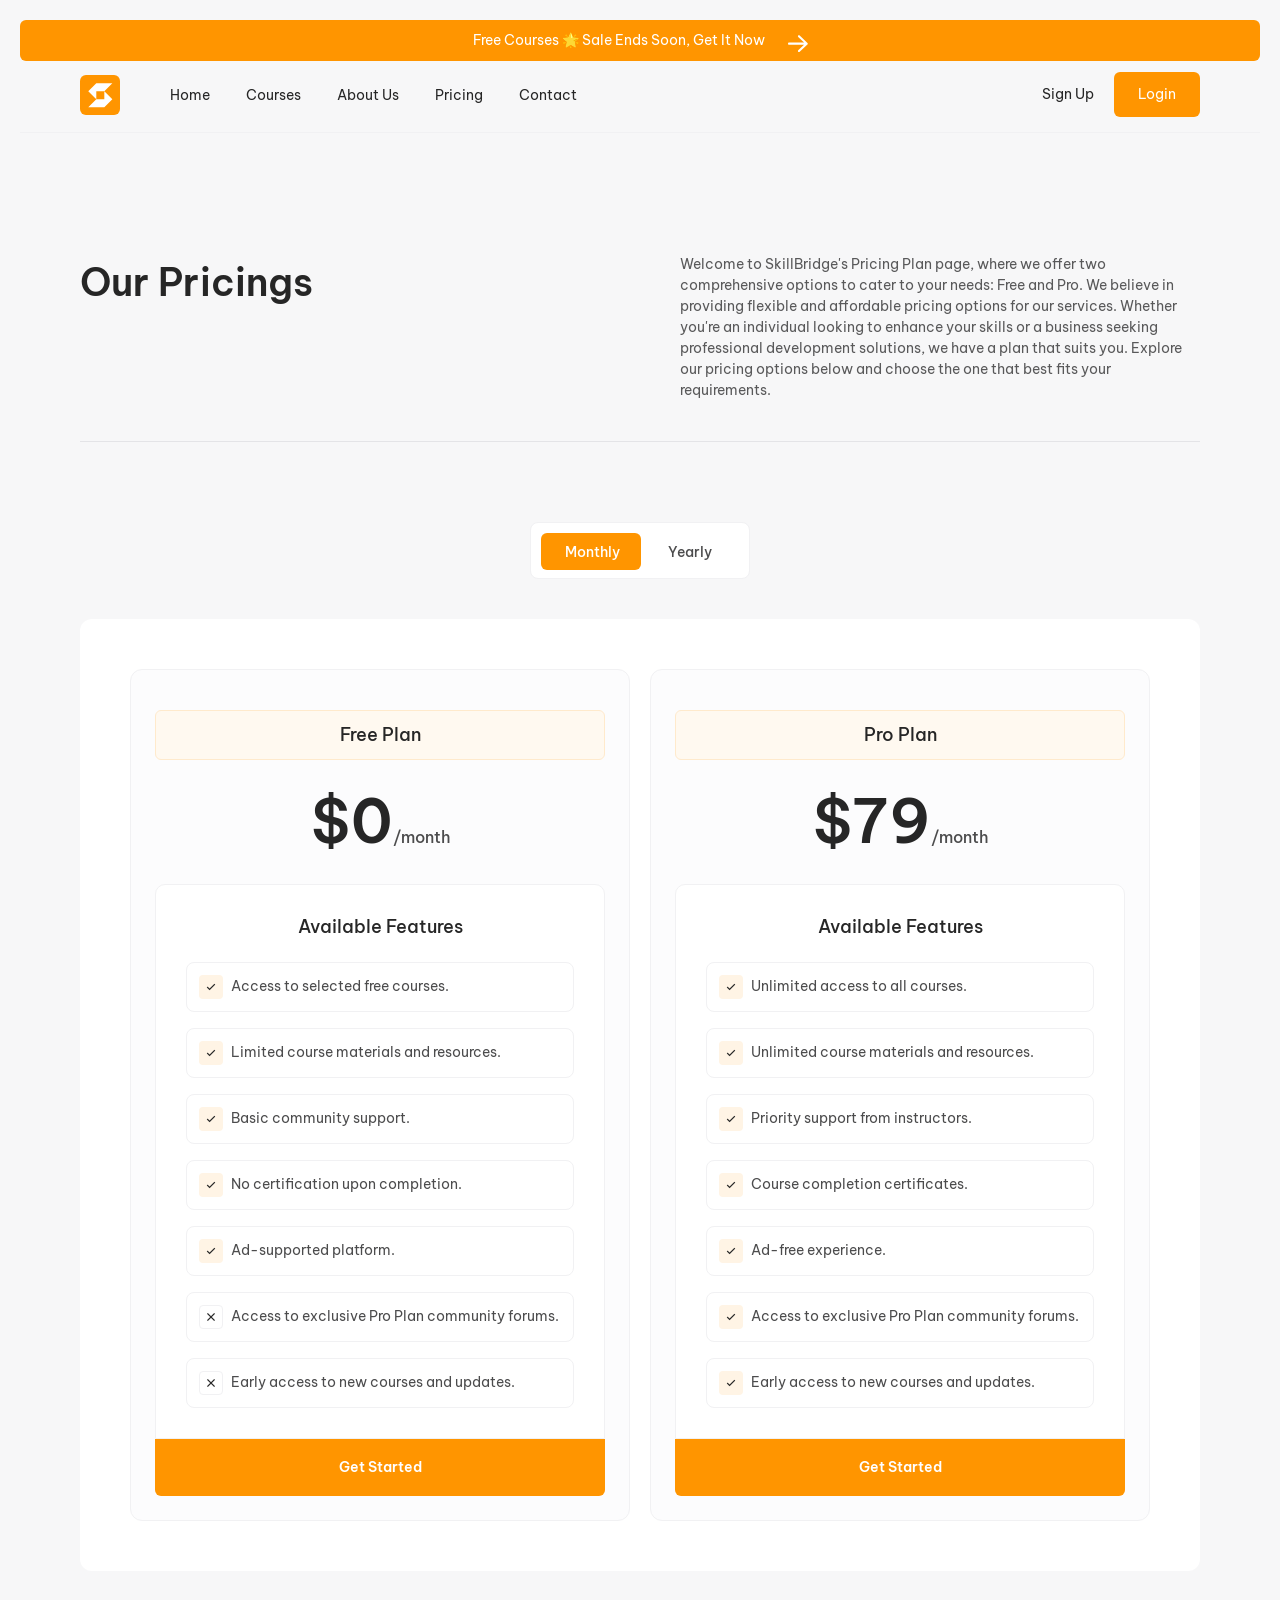
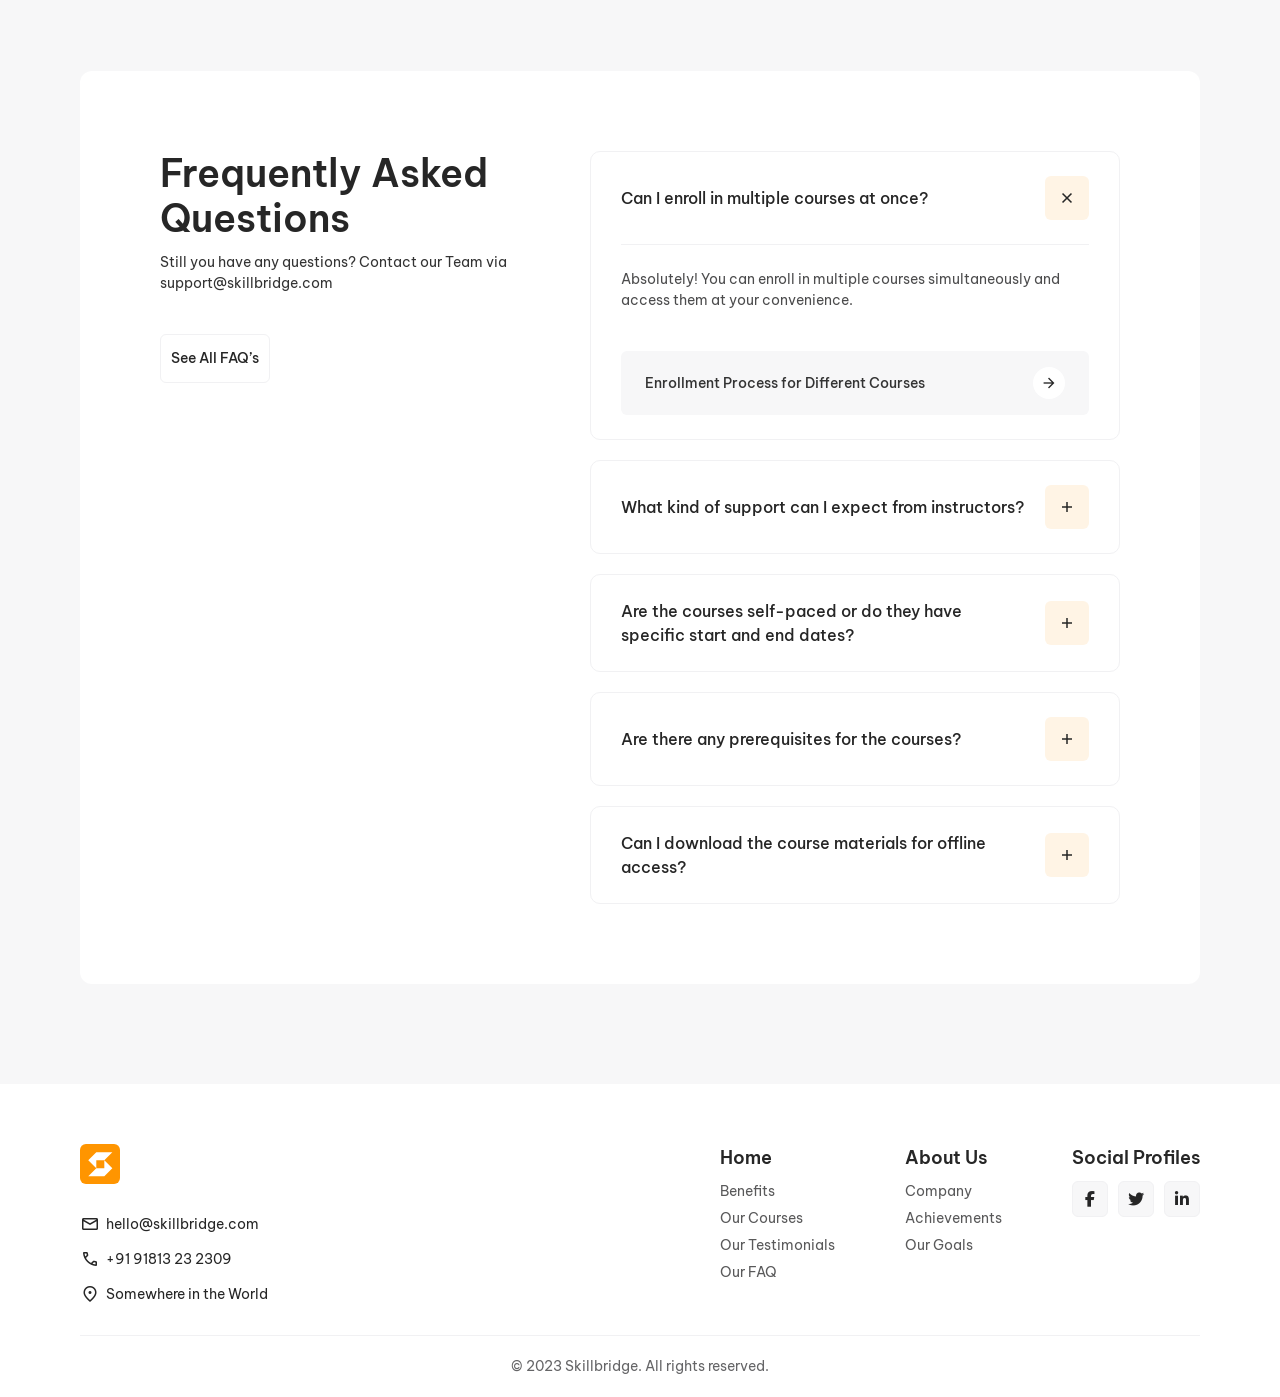
<file: pricing.html>
<!DOCTYPE html>
<html lang="en">
<head>
    <meta charset="UTF-8">
    <meta name="viewport" content="width=device-width, initial-scale=1.0">
    <title>Pricing</title>
    <link rel="stylesheet" href="pricing.css">
    <link rel="preconnect" href="https://fonts.googleapis.com">
    <link rel="preconnect" href="https://fonts.gstatic.com" crossorigin>
    <link href="https://fonts.googleapis.com/css2?family=Be+Vietnam+Pro:ital,wght@0,100;0,200;0,300;0,400;0,500;0,600;0,700;0,800;0,900;1,100;1,200;1,300;1,400;1,500;1,600;1,700;1,800;1,900&display=swap" rel="stylesheet">
    <link href="https://fonts.googleapis.com/css2?family=Material+Symbols+Outlined" rel="stylesheet" />
    <link rel="stylesheet" href="https://cdnjs.cloudflare.com/ajax/libs/font-awesome/6.5.1/css/all.min.css">
</head>
<body>
    <div class="header">
        <div class="header__banner">
            <p>Free Courses 🌟 Sale Ends Soon, Get It Now</p>
            <img src="IMAGE/Vector (Stroke).svg" alt="Icon">
        </div>
        <div class="header__navbar">
            <div class="navbar-container">
                <img src="IMAGE/Logo.svg" alt="Logo" class="navbar-logo">
                <nav class="navbar-button-container">
                    <ul>
                        <li>Home</li>
                        <li>Courses</li>
                        <li>About Us</li>
                        <li>Pricing</li>
                        <li>Contact</li>
                    </ul>
                </nav>
            </div>
            <div class="navbar-buttons-container">
                <button class="navbar-button signup-button">Sign Up</button>
                <button class="navbar-button login-button">Login</button>

                <input type="checkbox" id="menu-toggle" class="menu-toggle">

                <label for="menu-toggle" class="hamburger-button">
                    <img src="IMAGE/hamburger-icon.svg" >
                </label>
            </div>

            <div class="mobile-menu">
                <ul>
                    <li>Home</li>
                    <li>Courses</li>
                    <li>About Us</li>
                    <li>Pricing</li>
                    <li>Contact</li>
                </ul>
            </div>
        </div>
    </div>

    <div class="container">
    <div class="container__pricing-hero">
        <h1>Our Pricings</h1>
        <p>
            Welcome to SkillBridge's Pricing Plan page, where we offer two comprehensive options to cater to your needs: Free and Pro. 
            We believe in providing flexible and affordable pricing options for our services. Whether you're an individual looking 
            to enhance your skills or a business seeking professional development solutions, we have a plan that suits you. Explore 
            our pricing options below and choose the one that best fits your requirements.
        </p>
    </div>

    <div class="pricing-toggle">
            <button class="active">Monthly</button>
            <button>Yearly</button>
    </div>
    <div class="container__pricing-section">

        <div class="pricing-cards">
            <div class="pricing-card">
                <div class="plan-name">Free Plan</div>

                <div class="price">
                    <span>$0</span>
                    <p>/month</p>
                </div>

                <div class="features-box">
                    <h3>Available Features</h3>

                    <ul>
                        <li>
                            <span class="material-symbols-outlined check">check</span>
                            Access to selected free courses.
                        </li>
                        <li>
                            <span class="material-symbols-outlined check">check</span>
                            Limited course materials and resources.
                        </li>
                        <li>
                            <span class="material-symbols-outlined check">check</span>
                            Basic community support.
                        </li>
                        <li>
                            <span class="material-symbols-outlined check">check</span>
                            No certification upon completion.
                        </li>
                        <li>
                            <span class="material-symbols-outlined check">check</span>
                            Ad-supported platform.
                        </li>
                        <li>
                            <span class="material-symbols-outlined close">close</span>
                            Access to exclusive Pro Plan community forums.
                        </li>
                        <li>
                            <span class="material-symbols-outlined close">close</span>
                            Early access to new courses and updates.
                        </li>
                    </ul>
                </div>

                <button class="get-started">Get Started</button>
            </div>

            <div class="pricing-card">
                <div class="plan-name">Pro Plan</div>

                <div class="price">
                    <span>$79</span>
                    <p>/month</p>
                </div>

                <div class="features-box">
                    <h3>Available Features</h3>

                    <ul>
                        <li>
                            <span class="material-symbols-outlined check">check</span>
                            Unlimited access to all courses.
                        </li>
                        <li>
                            <span class="material-symbols-outlined check">check</span>
                            Unlimited course materials and resources.
                        </li>
                        <li>
                            <span class="material-symbols-outlined check">check</span>
                            Priority support from instructors.
                        </li>
                        <li>
                            <span class="material-symbols-outlined check">check</span>
                            Course completion certificates.
                        </li>
                        <li>
                            <span class="material-symbols-outlined check">check</span>
                            Ad-free experience.
                        </li>
                        <li>
                            <span class="material-symbols-outlined check">check</span>
                            Access to exclusive Pro Plan community forums.
                        </li>
                        <li>
                            <span class="material-symbols-outlined check">check</span>
                            Early access to new courses and updates.
                        </li>
                    </ul>
                </div>

                <button class="get-started">Get Started</button>
            </div>
        </div>
    </div>

    <div class="container__faq-section">
        <div class="faq-left">
            <h2>Frequently Asked Questions</h2>
            <p>
                Still you have any questions? Contact our Team via support@skillbridge.com
            </p>
            <button>See All FAQ’s</button>
        </div>

        <div class="faq-right">
            <div class="faq-item active">
                <div class="faq-question">
                    <h3>Can I enroll in multiple courses at once?</h3>
                    <span class="material-symbols-outlined">close</span>
                </div>

                <p>
                    Absolutely! You can enroll in multiple courses simultaneously and access them at your convenience.
                </p>

                <div class="faq-link">
                    <span>Enrollment Process for Different Courses</span>
                    <span class="material-symbols-outlined">arrow_forward</span>
                </div>
            </div>

            <div class="faq-item">
                <div class="faq-question">
                    <h3>What kind of support can I expect from instructors?</h3>
                    <span class="material-symbols-outlined">add</span>
                </div>
            </div>

            <div class="faq-item">
                <div class="faq-question">
                    <h3>Are the courses self-paced or do they have specific start and end dates?</h3>
                    <span class="material-symbols-outlined">add</span>
                </div>
            </div>

            <div class="faq-item">
                <div class="faq-question">
                    <h3>Are there any prerequisites for the courses?</h3>
                    <span class="material-symbols-outlined">add</span>
                </div>
            </div>

            <div class="faq-item">
                <div class="faq-question">
                    <h3>Can I download the course materials for offline access?</h3>
                    <span class="material-symbols-outlined">add</span>
                </div>
            </div>
        </div>
    </div>
</div>

    <div class="footer">
    <div class="footer__container">
        <div class="footer-content">
            <div class="info">
                <img src="IMAGE/Logo.svg" class="footer-logo">

                <div class="contact-info">
                    <div class="contact-item">
                        <span class="material-symbols-outlined">mail</span>
                        <span>hello@skillbridge.com</span>
                    </div>

                    <div class="contact-item">
                        <span class="material-symbols-outlined">call</span>
                        <span>+91 91813 23 2309</span>
                    </div>

                    <div class="contact-item">
                        <span class="material-symbols-outlined">location_on</span>
                        <span>Somewhere in the World</span>
                    </div>
                </div>
            </div>

            <div class="footer-links">
                <div class="footer-column">
                    <h4>Home</h4>
                    <ul>
                        <li>Benefits</li>
                        <li>Our Courses</li>
                        <li>Our Testimonials</li>
                        <li>Our FAQ</li>
                    </ul>
                </div>

                <div class="footer-column">
                    <h4>About Us</h4>
                    <ul>
                        <li>Company</li>
                        <li>Achievements</li>
                        <li>Our Goals</li>
                    </ul>
                </div>

                <div class="footer-column social-column">
                    <h4>Social Profiles</h4>
                    <div class="social-icons">
                        <div class="social-icon">
                            <i class="fa-brands fa-facebook-f"></i>
                        </div>
                        <div class="social-icon">
                            <i class="fa-brands fa-twitter"></i>
                        </div>
                        <div class="social-icon">
                            <i class="fa-brands fa-linkedin-in"></i>
                        </div>
                    </div>
                </div>
            </div>
        </div>

        <div class="footer-bottom">
            <p>© 2023 Skillbridge. All rights reserved.</p>
        </div>
    </div>
</div>
</body>
</html>
</file>
<file: pricing.css>
* {
  margin: 0;
  padding: 0;
  box-sizing: border-box;
}

ul,
ol {
  list-style: none;
}

a {
  text-decoration: none;
  color: inherit;
}

button,
input {
  font: inherit;
}

body {
  background-color: #F7F7F8;
}

.header {
  max-width: 1860px;
  width: calc(100% - 60px);
  min-height: 154px;
  margin: 0 auto;
  margin-top: 20px;

  .header__banner {
    width: 100%;
    height: 55px;
    background-color: #FF9500;
    border-radius: 8px;
    padding: 14px 14px;
    display: flex;
    justify-content: center;
    gap: 26.6px;

    p {
      color: white;
      font-size: 18px;
      font-weight: 400;
      font-family: "Be Vietnam Pro", sans-serif;
      font-style: regular;
      letter-spacing: 0%;
      line-height: 150%;
    }

    img {
      width: 14.4px;
      height: 16.8px;
      margin-top: 4.8px;
    }
  }

  .header__navbar {
    width: 100%;
    height: 99px;
    display: flex;
    align-items: center;
    justify-content: space-between;
    padding: 20px 132px 24px 132px;
    border-bottom: 1px solid #F1F1F3;

    .mobile-menu {
      display: none;
    }

    .navbar-container {
      width: 589px;
      height: 55px;
      display: flex;
      gap: 50px;

      .navbar-button-container ul {
        display: flex;
        gap: 10px;

        li {
          font-size: 18px;
          font-weight: 400;
          font-family: "Be Vietnam Pro", sans-serif;
          font-style: regular;
          letter-spacing: 0%;
          line-height: 150%;
          text-align: center;
          width: 121px;
          height: 55px;
          padding: 14px 20px 14px 20px;
          border-radius: 8px;
          color: #262626;
        }

        & li:hover {
          background-color: #F1F1F3;
          cursor: pointer;
        }
      }

      img {
        width: 54px;
        height: 54px;
      }
    }

    .navbar-buttons-container {
      width: 214px;
      height: 55px;
      display: flex;
      gap: 30px;

      .navbar-button {
        font-size: 18px;
        font-weight: 400;
        font-family: "Be Vietnam Pro", sans-serif;
        font-style: regular;
        letter-spacing: 0%;
        line-height: 150%;
        text-align: center;
        border: none;
        background-color: transparent;
        border-radius: 8px;

        &.signup-button {
          color: #262626;

          &:hover {
            cursor: pointer;
          }
        }

        &.login-button {
          width: 117px;
          height: 55px;
          color: #FFFFFF;
          border: none;
          background-color: #FF9500;
          padding: 14px 34px 14px 34px;

          &:hover {
            background-color: #FF9500;
            color: white;
            cursor: pointer;
          }
        }
      }

      .hamburger-button {
        display: none;
        width: 34px;
        height: 34px;
        border: none;
        cursor: pointer;

        img {
          font-size: 28px;
          color: #262626;
        }
      }
      .menu-toggle {
        display: none;
      }
    }
  }
}

.container__pricing-hero {
  max-width: 1860px;
  width: calc(100% - 60px);
  min-height: 158px;
  margin: 109px auto 0 auto;
  border-bottom: 1px solid #E4E4E7;
  padding: 0 132px 50px 132px;
  display: flex;
  gap: 100px;
  font-family: "Be Vietnam Pro", sans-serif;

  h1 {
    width: 748px;
    font-size: 48px;
    font-weight: 600;
    line-height: 150%;
    color: #262626;
    margin-top: 45px;
  }

  p {
    width: 748px;
    font-size: 18px;
    font-weight: 400;
    line-height: 150%;
    color: #59595A;
  }
}

.pricing-toggle {
    width: 272px;
    height: 79px;
    background-color: #FFFFFF;
    padding: 12px;
    border-radius: 8px;
    margin: 100px auto 50px auto;
    display: flex;
    gap: 0;
    border: 1px solid #F1F1F3;
    font-family: "Be Vietnam Pro", sans-serif;


    button {
      width: 132px;
      height: 55px;
      border: none;
      background-color: transparent;
      border-radius: 6px;
      font-size: 18px;
      font-weight: 500;
      color: #4C4C4D;
      style: medium;
      cursor: pointer;
      padding: 14px 30px 14px 30px;

      &.active {
        background-color: #FF9500;
        color: #FFFFFF;
      }
    }
  }

.container__pricing-section {
  max-width: 1596px;
  width: calc(100% - 324px);
  min-height: 1010px;
  margin: 0 auto;
  background-color: #FFFFFF;
  border-radius: 12px;
  padding: 80px;
  font-family: "Be Vietnam Pro", sans-serif;



  .pricing-cards {
    display: flex;
    gap: 30px;

    .pricing-card {
      width: calc((100% - 30px) / 2);
      background-color: #FCFCFD;
      border: 1px solid #F1F1F3;
      border-radius: 12px;
      padding: 50px 30px 30px 30px;

      .plan-name {
        width: 100%;
        height: 61px;
        background-color: #FFF9F0;
        border: 1px solid #FFEACC;
        border-radius: 6px;
        display: flex;
        align-items: center;
        justify-content: center;
        color: #262626;
        font-size: 22px;
        font-weight: 500;
        line-height: 169%;
        margin-bottom: 50px;
      }

      .price {
        display: flex;
        justify-content: center;
        align-items: flex-end;
        margin-bottom: 50px;

        span {
          font-size: 80px;
          font-weight: 600;
          line-height: 73%;
          color: #262626;
        }

        p {
          font-size: 20px;
          font-weight: 500;
          color: #4C4C4D;
          line-height: 73%;
        }
      }

      .features-box {
        background-color: #FFFFFF;
        border: 1px solid #F1F1F3;
        border-radius: 14px 14px 0 0;
        padding: 40px;

        h3 {
          font-size: 20px;
          font-weight: 500;
          color: #262626;
          text-align: center;
          margin-bottom: 30px;
        }

        ul {
          display: flex;
          flex-direction: column;
          gap: 20px;

          li {
            min-height: 48px;
            border: 1px solid #F1F1F3;
            border-radius: 8px;
            padding: 14px;
            display: flex;
            align-items: center;
            gap: 12px;
            font-size: 18px;
            font-weight: 400;
            color: #4C4C4D;
            line-height: 150%;

            .material-symbols-outlined {
              width: 32px;
              height: 32px;
              border-radius: 6px;
              display: flex;
              align-items: center;
              justify-content: center;
              font-size: 18px;
              flex-shrink: 0;

              &.check {
                background-color: #FFF4E5;
                color: #262626;
              }

              &.close {
                background-color: #FFFFFF;
                border: 1px solid #F1F1F3;
                color: #262626;
              }
            }
          }
        }
      }

      .get-started {
        width: 100%;
        height: 67px;
        background-color: #FF9500;
        color: #FFFFFF;
        border: none;
        border-radius: 0 0 8px 8px;
        font-size: 18px;
        font-weight: 600;
        cursor: pointer;

        &:hover {
          background-color: #e68600;
        }
      }
    }
  }
}

.container__faq-section {
  max-width: 1596px;
  width: calc(100% - 324px);
  min-height: 808px;
  margin: 150px auto 150px auto;
  background-color: #FFFFFF;
  border-radius: 12px;
  padding: 100px;
  display: flex;
  gap: 120px;
  font-family: "Be Vietnam Pro", sans-serif;

  .faq-left {
    width: 408px;
    flex-shrink: 0;

    h2 {
      font-size: 48px;
      font-weight: 600;
      line-height: 120%;
      color: #262626;
      margin-bottom: 10px;
    }

    p {
      font-size: 18px;
      font-weight: 400;
      line-height: 150%;
      color: #333333;
      margin-bottom: 50px;
    }

    button {
      width: 130px;
      height: 63px;
      background-color: #FFFFFF;
      border: 1px solid #F1F1F3;
      border-radius: 8px;
      font-size: 18px;
      font-weight: 500;
      color: #262626;
      cursor: pointer;
    }
  }

  .faq-right {
    flex: 1;
    display: flex;
    flex-direction: column;
    gap: 30px;

    .faq-item {
      border: 1px solid #F1F1F3;
      border-radius: 12px;
      padding: 30px 40px;

      .faq-question {
        display: flex;
        justify-content: space-between;
        align-items: center;
        gap: 20px;

        h3 {
          font-size: 20px;
          font-weight: 500;
          line-height: 150%;
          color: #262626;
        }

        .material-symbols-outlined {
          width: 52px;
          height: 52px;
          background-color: #FFF4E5;
          border-radius: 8px;
          display: flex;
          align-items: center;
          justify-content: center;
          color: #262626;
          font-size: 24px;
          flex-shrink: 0;
        }
      }

      &.active {
        p {
          font-size: 18px;
          font-weight: 400;
          line-height: 150%;
          color: #4C4C4D;
          padding-top: 30px;
          margin-top: 30px;
          border-top: 1px solid #F1F1F3;
        }

        .faq-link {
          height: 80px;
          margin-top: 50px;
          background-color: #F7F7F8;
          border-radius: 8px;
          padding: 20px 30px;
          display: flex;
          align-items: center;
          justify-content: space-between;

          span:first-child {
            font-size: 18px;
            font-weight: 500;
            color: #333333;
          }

          .material-symbols-outlined {
            width: 40px;
            height: 40px;
            background-color: #FFFFFF;
            border-radius: 100px;
            display: flex;
            align-items: center;
            justify-content: center;
            color: #262626;
            font-size: 20px;
          }
        }
      }
    }
  }
}

.footer {
  width: 100%;
  background-color: #FFFFFF;
  padding: 100px 0 30px 0;
  font-family: "Be Vietnam Pro", sans-serif;

  .footer__container {
    max-width: 1596px;
    width: calc(100% - 324px);
    margin: 0 auto;

    .footer-content {
      display: flex;
      justify-content: space-between;
      padding-bottom: 50px;
      border-bottom: 1px solid #F1F1F3;

      .info {
        display: flex;
        flex-direction: column;

        .footer-logo {
          width: 54px;
          height: 54px;
          margin-bottom: 40px;
        }

        .contact-info {
          display: flex;
          flex-direction: column;
          gap: 20px;

          .contact-item {
            display: flex;
            align-items: center;
            gap: 6px;
            color: #262626;
            font-size: 18px;
            font-weight: 400;
            line-height: 150%;

            .material-symbols-outlined {
              font-size: 24px;
              color: #262626;
            }
          }
        }
      }

      .footer-links {
        display: flex;
        gap: 100px;

        .footer-column {
          h4 {
            font-size: 20px;
            font-weight: 600;
            line-height: 150%;
            color: #262626;
            margin-bottom: 14px;
          }

          ul {
            display: flex;
            flex-direction: column;
            gap: 8px;

            li {
              font-size: 18px;
              font-weight: 400;
              line-height: 150%;
              color: #59595A;
              cursor: pointer;

              &:hover {
                color: #FF9500;
              }
            }
          }

          .social-icons {
            display: flex;
            gap: 14px;

            .social-icon {
              width: 44px;
              height: 44px;
              border-radius: 8px;
              background-color: #F7F7F8;
              border: 1px solid #F1F1F3;
              display: flex;
              align-items: center;
              justify-content: center;
              color: #262626;
              font-size: 20px;
              cursor: pointer;

              &:hover {
                background-color: #FF9500;
                color: #FFFFFF;
              }
            }
          }
        }
      }
    }

    .footer-bottom {
      padding-top: 30px;
      text-align: center;

      p {
        font-size: 18px;
        font-weight: 400;
        line-height: 150%;
        color: #656567;
      }
    }
  }
}

@media (max-width: 1440px) {
  .header {
    width: calc(100% - 40px);
    margin-top: 20px;

    .header__banner {
      height: 41px;
      border-radius: 6px;
      padding: 10px 0;
      gap: 23px;

      p {
        font-size: 14px;
      }

      img {
        width: 20px;
        height: 20px;
        margin-top: 4px;
      }
    }

    .header__navbar {
      height: 72px;
      padding: 16px 60px 20px 60px;

      .navbar-container {
        width: auto;
        height: 40px;
        gap: 34px;

        img {
          width: 40px;
          height: 40px;
        }

        .navbar-button-container ul {
          gap: 4px;

          li {
            width: auto;
            height: 40px;
            padding: 10px 16px;
            font-size: 14px;
            border-radius: 6px;
          }
        }
      }

      .navbar-buttons-container {
        width: auto;
        height: 45px;
        gap: 20px;

        .navbar-button {
          font-size: 14px;

          &.login-button {
            width: 86px;
            height: 45px;
            padding: 12px 24px;
            border-radius: 6px;
          }
        }
      }
    }
  }

.container__pricing-hero {
  width: calc(100% - 160px);
  min-height: 131px;
  margin-top: 80px;
  padding: 0 0 40px 0;
  gap: 80px;

  h1 {
    width: 50%;
    font-size: 38px;
    line-height: 150%;
    margin-top: 0;
  }

  p {
    width: 50%;
    font-size: 14px;
    line-height: 150%;
  }
}

.pricing-toggle {
  width: 220px;
  height: 57px;
  padding: 10px;
  margin: 80px auto 40px auto;
  border-radius: 8px;

  button {
    width: 100px;
    height: 37px;
    padding: 10px 24px;
    font-size: 14px;
    border-radius: 6px;
  }
}

.container__pricing-section {
  width: calc(100% - 160px);
  min-height: auto;
  padding: 50px;
  border-radius: 12px;

  .pricing-cards {
    gap: 20px;

    .pricing-card {
      width: calc((100% - 20px) / 2);
      padding: 40px 24px 24px 24px;
      border-radius: 12px;

      .plan-name {
        height: 50px;
        font-size: 18px;
        margin-bottom: 40px;
      }

      .price {
        margin-bottom: 40px;

        span {
          font-size: 60px;
        }

        p {
          font-size: 16px;
        }
      }

      .features-box {
        padding: 30px;
        border-radius: 10px 10px 0 0;

        h3 {
          font-size: 18px;
          margin-bottom: 24px;
        }

        ul {
          gap: 16px;

          li {
            min-height: 44px;
            padding: 12px;
            gap: 8px;
            font-size: 14px;

            .material-symbols-outlined {
              width: 24px;
              height: 24px;
              font-size: 16px;
              border-radius: 4px;
            }
          }
        }
      }

      .get-started {
        height: 57px;
        font-size: 14px;
        border-radius: 0 0 6px 6px;
      }
    }
  }
}

.container__faq-section {
  width: calc(100% - 160px);
  min-height: auto;
  margin: 100px auto 100px auto;
  padding: 80px;
  gap: 80px;
  border-radius: 12px;

  .faq-left {
    width: 350px;

    h2 {
      font-size: 38px;
    }

    p {
      font-size: 14px;
      margin-bottom: 40px;
    }

    button {
      width: 110px;
      height: 49px;
      font-size: 14px;
      border-radius: 6px;
    }
  }

  .faq-right {
    gap: 20px;

    .faq-item {
      padding: 24px 30px;
      border-radius: 10px;

      .faq-question {
        h3 {
          font-size: 16px;
        }

        .material-symbols-outlined {
          width: 44px;
          height: 44px;
          font-size: 20px;
          border-radius: 6px;
        }
      }

      &.active {
        p {
          font-size: 14px;
          padding-top: 24px;
          margin-top: 24px;
        }

        .faq-link {
          height: 64px;
          margin-top: 40px;
          padding: 16px 24px;
          border-radius: 6px;

          span:first-child {
            font-size: 14px;
          }

          .material-symbols-outlined {
            width: 32px;
            height: 32px;
            font-size: 18px;
          }
        }
      }
    }
  }
}


  .footer {
    padding: 60px 0 20px 0;

    .footer__container {
      width: calc(100% - 160px);

      .footer-content {
        padding-bottom: 30px;

        .info {
          .footer-logo {
            width: 40px;
            height: 40px;
            margin-bottom: 30px;
          }

          .contact-info {
            gap: 14px;

            .contact-item {
              font-size: 14px;
              gap: 6px;

              .material-symbols-outlined {
                font-size: 20px;
              }
            }
          }
        }

        .footer-links {
          gap: 70px;

          .footer-column {
            h4 {
              font-size: 18px;
              margin-bottom: 10px;
            }

            ul {
              gap: 6px;

              li {
                font-size: 14px;
              }
            }

            .social-icons {
              gap: 10px;

              .social-icon {
                width: 36px;
                height: 36px;
                font-size: 16px;
                border-radius: 6px;
              }
            }
          }
        }
      }

      .footer-bottom {
        padding-top: 20px;

        p {
          font-size: 14px;
        }
      }
    }
  }
}


@media (max-width: 767px) {
  .header {
    width: calc(100% - 32px);
    min-height: auto;
    margin-top: 40px;

    .header__banner {
      height: 41px;
      border-radius: 6px;
      padding: 10px 16px;
      gap: 12px;

      p {
        font-size: 14px;
        line-height: 150%;
      }

      img {
        width: 12px;
        height: 12px;
        margin-top: 3px;
      }
    }

    .header__navbar {
      height: 67px;
      padding: 14px 0;
      border-bottom: 1px solid #F1F1F3;
      display: flex;
      justify-content: space-between;
      align-items: center;
      position: relative;

      .navbar-container {
        width: auto;
        height: 40px;
        gap: 0;

        img {
          width: 40px;
          height: 40px;
        }

        .navbar-button-container {
          display: none;
        }
      }

      .navbar-buttons-container {
        width: auto;
        height: 46px;
        gap: 20px;
        display: flex;
        align-items: center;


        .menu-toggle {
          display: none;
        }

        .hamburger-button {
          display: flex;
          align-items: center;
          justify-content: center;
          width: 34px;
          height: 34px;
          border: none;
          cursor: pointer;

          img {
            width: 25.5px;
            height: 17px;
            color: #262626;
          }
        }
      }

      .mobile-menu {
        display: none;
        width: 100%;
        background-color: #FFFFFF;
        border: 1px solid #F1F1F3;
        border-radius: 8px;
        padding: 16px;
        position: absolute;
        top: 67px;
        left: 0;
        z-index: 99;

        ul {
          display: flex;
          flex-direction: column;
          gap: 10px;

          li {
            font-family: "Be Vietnam Pro", sans-serif;
            font-size: 14px;
            color: #262626;
            padding: 12px;
            border-radius: 6px;
            cursor: pointer;

            &:hover {
              background-color: #F1F1F3;
            }
          }
        }
      }

      .navbar-buttons-container:has(.menu-toggle:checked) + .mobile-menu {
        display: block;
      }
    }
  }

.container__pricing-hero {
  width: calc(100% - 32px);
  min-height: auto;
  margin-top: 50px;
  padding: 0 0 30px 0;
  display: flex;
  flex-direction: column;
  gap: 16px;

  h1 {
    width: 100%;
    font-size: 28px;
    line-height: 150%;
    margin: 0;
  }

  p {
    width: 100%;
    font-size: 14px;
    line-height: 150%;
    margin: 0;
  }
}

.pricing-toggle {
  width: 220px;
  height: 61px;
  padding: 10px;
  margin: 50px auto 30px auto;
  border-radius: 8px;

  button {
    width: 100px;
    height: 41px;
    padding: 12px 24px;
    font-size: 14px;
    border-radius: 6px;
  }
}

.container__pricing-section {
  width: calc(100% - 32px);
  min-height: auto;
  padding: 20px;
  border-radius: 12px;

  .pricing-cards {
    display: flex;
    flex-direction: column;
    gap: 30px;

    .pricing-card {
      width: 100%;
      padding: 30px 20px 20px 20px;
      border-radius: 12px;

      .plan-name {
        height: 45px;
        font-size: 16px;
        margin-bottom: 30px;
        border-radius: 4px;
      }

      .price {
        margin-bottom: 30px;

        span {
          font-size: 50px;
        }

        p {
          font-size: 14px;
        }
      }

      .features-box {
        padding: 20px;
        border-radius: 10px 10px 0 0;

        h3 {
          font-size: 18px;
          margin-bottom: 20px;
        }

        ul {
          gap: 14px;

          li {
            min-height: auto;
            padding: 12px;
            gap: 8px;
            font-size: 14px;
            align-items: flex-start;
            border-radius: 6px;

            .material-symbols-outlined {
              width: 24px;
              height: 24px;
              font-size: 16px;
              border-radius: 4px;
            }
          }
        }
      }

      .get-started {
        height: 57px;
        font-size: 14px;
        border-radius: 0 0 6px 6px;
      }
    }
  }
}

.container__faq-section {
  width: calc(100% - 32px);
  min-height: auto;
  margin: 50px auto 50px auto;
  padding: 24px;
  border-radius: 12px;
  display: flex;
  flex-direction: column;
  gap: 40px;

  .faq-left {
    width: 100%;

    h2 {
      font-size: 28px;
      line-height: 120%;
      margin-bottom: 8px;
    }

    p {
      font-size: 14px;
      line-height: 150%;
      margin-bottom: 20px;
    }

    button {
      width: 104px;
      height: 49px;
      font-size: 14px;
      border-radius: 6px;
    }
  }

  .faq-right {
    gap: 20px;

    .faq-item {
      padding: 20px;
      border-radius: 10px;

      .faq-question {
        align-items: flex-start;
        gap: 10px;

        h3 {
          font-size: 16px;
          line-height: 150%;
        }

        .material-symbols-outlined {
          width: 40px;
          height: 40px;
          font-size: 20px;
          border-radius: 6px;
        }
      }

      &.active {
        p {
          font-size: 14px;
          padding-top: 20px;
          margin-top: 20px;
        }

        .faq-link {
          min-height: 64px;
          height: auto;
          margin-top: 30px;
          padding: 14px;
          gap: 12px;
          border-radius: 6px;

          span:first-child {
            font-size: 14px;
            line-height: 150%;
          }

          .material-symbols-outlined {
            width: 32px;
            height: 32px;
            font-size: 18px;
            flex-shrink: 0;
          }
        }
      }
    }
  }
}

  .footer {
    padding: 50px 0 24px 0;

    .footer__container {
      width: calc(100% - 32px);

      .footer-content {
        display: flex;
        flex-direction: column;
        gap: 24px;
        padding-bottom: 20px;

        .info {
          .footer-logo {
            width: 40px;
            height: 40px;
            margin-bottom: 30px;
          }

          .contact-info {
            gap: 12px;

            .contact-item {
              font-size: 14px;
              line-height: 150%;
              gap: 6px;

              .material-symbols-outlined {
                font-size: 20px;
                color: #262626;
              }
            }
          }
        }

        .footer-links {
          display: flex;
          flex-wrap: wrap;
          gap: 30px;

          .footer-column {
            width: calc((100% - 30px) / 2);

            h4 {
              font-size: 18px;
              line-height: 150%;
              margin-bottom: 10px;
            }

            ul {
              gap: 4px;

              li {
                font-size: 14px;
                line-height: 150%;
              }
            }

            &.social-column {
              width: 100%;
            }

            .social-icons {
              gap: 10px;

              .social-icon {
                width: 36px;
                height: 36px;
                border-radius: 6px;
                font-size: 16px;
              }
            }
          }
        }
      }

      .footer-bottom {
        padding-top: 20px;

        p {
          font-size: 14px;
          line-height: 150%;
        }
      }
    }
  }
}
</file>
